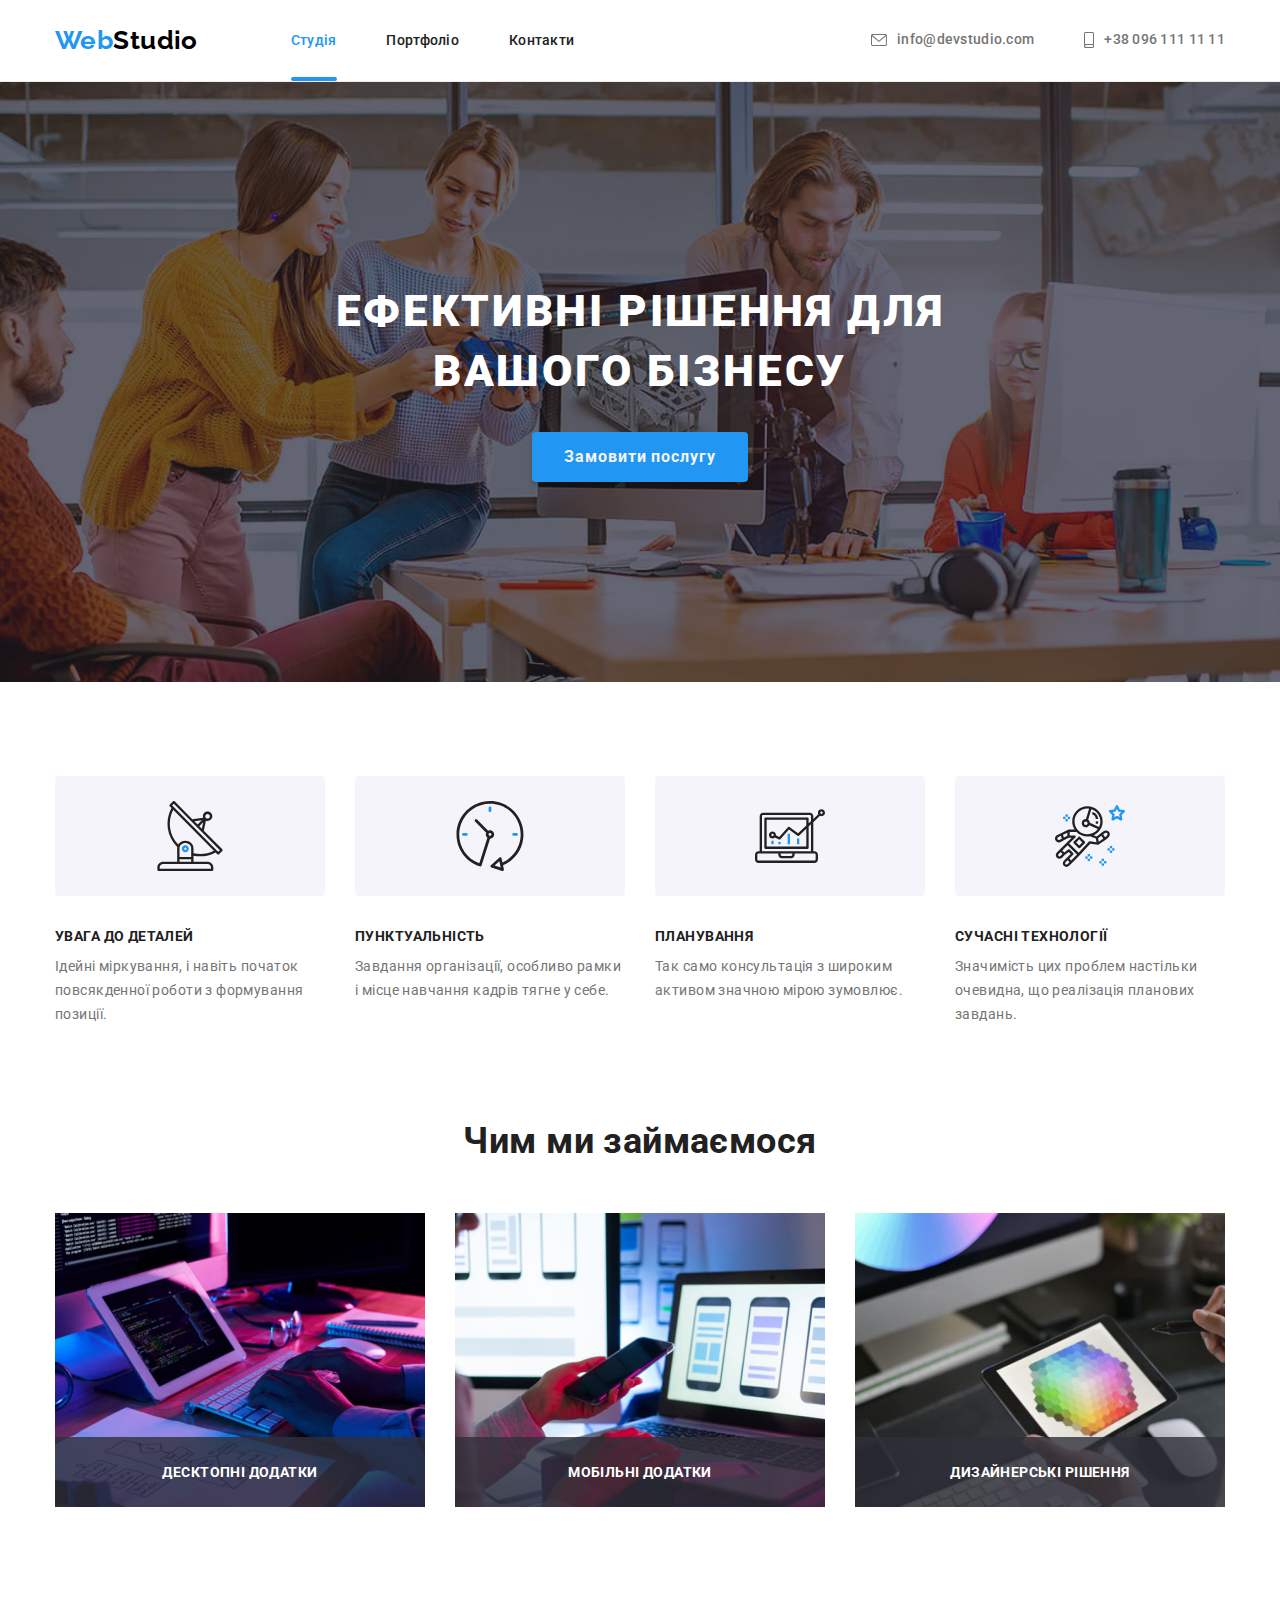
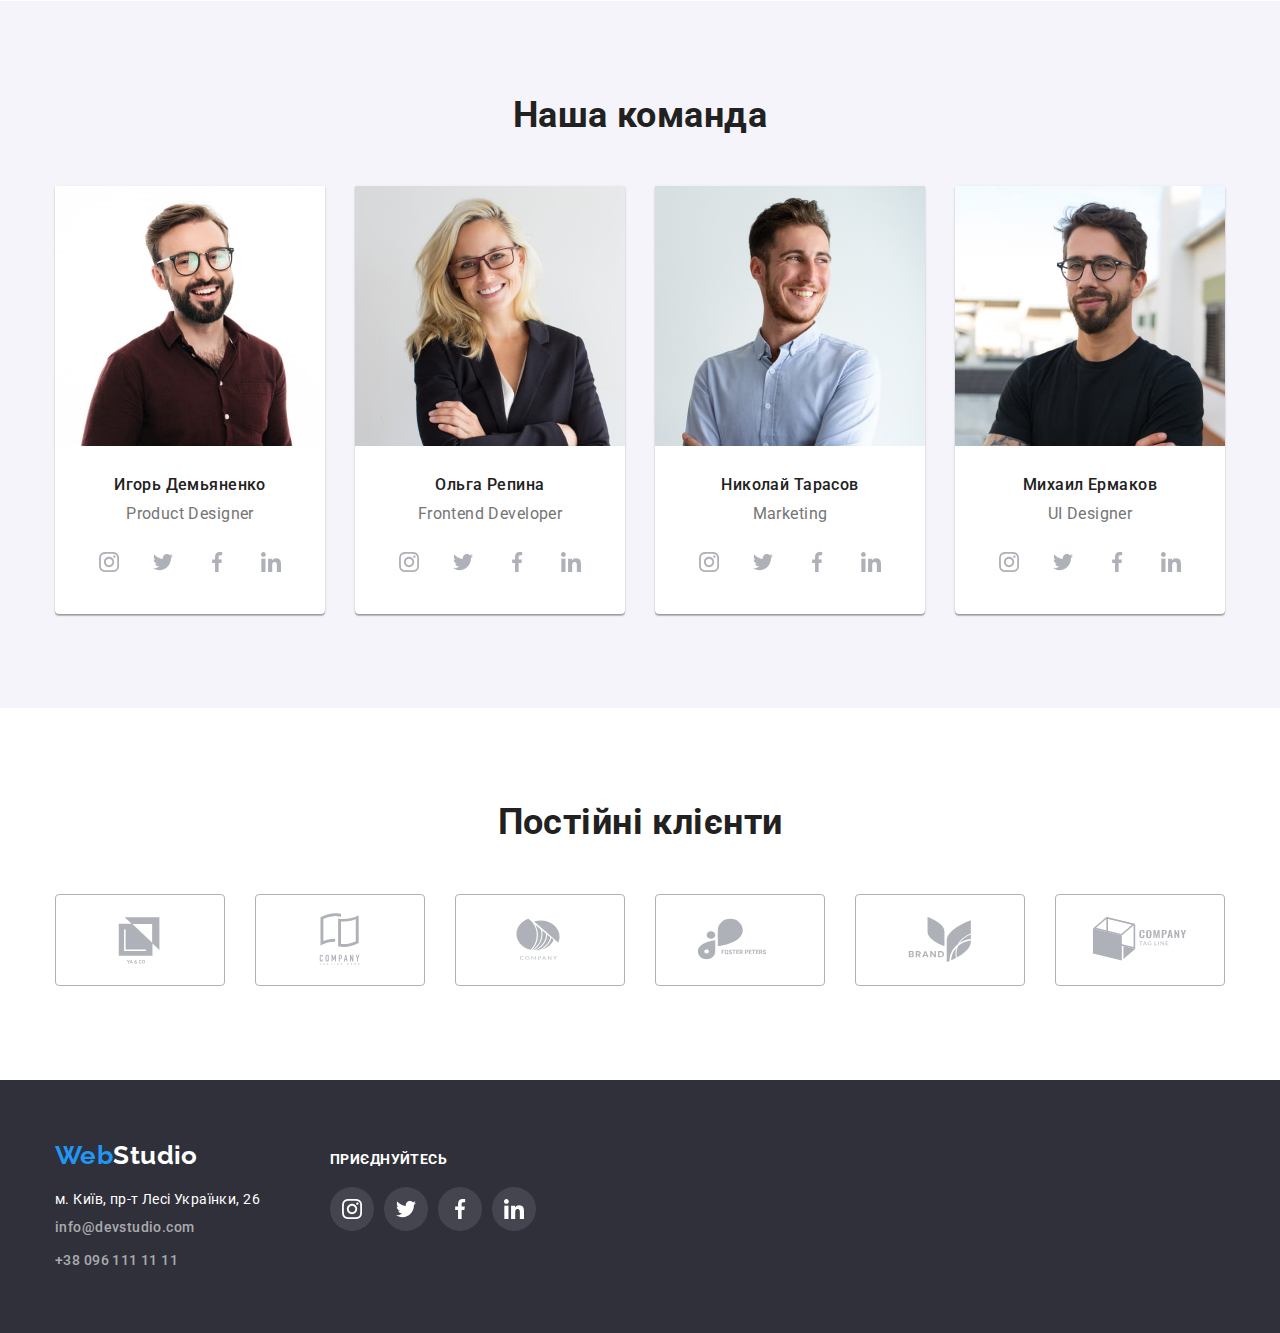
<file: index.html>
<!DOCTYPE html>
<html lang="uk">
  <head>
    <meta charset="UTF-8" />
    <meta http-equiv="X-UA-Compatible" content="IE=edge" />
    <meta name="viewport" content="width=device-width, initial-scale=1.0" />
    <title>WebStudio</title>
    <link
      rel="apple-touch-icon"
      sizes="180x180"
      href="./apple-touch-icon.png"
    />
    <link
      rel="icon"
      type="image/png"
      sizes="32x32"
      href="./favicon-32x32.png"
    />
    <link
      rel="icon"
      type="image/png"
      sizes="16x16"
      href="./favicon-16x16.png"
    />
    <link rel="manifest" href="/site.webmanifest" />
    <link rel="stylesheet" href="./css/modern-normalize.css" />
    <link rel="stylesheet" href="./css/styles.css" />
    <link rel="preconnect" href="https://fonts.googleapis.com" />
    <link rel="preconnect" href="https://fonts.gstatic.com" crossorigin />
    <link
      href="https://fonts.googleapis.com/css2?family=Raleway:wght@700&family=Roboto:wght@400;500;700;900&display=swap"
      rel="stylesheet"
    />
  </head>
  <body>
    <header class="header-section">
      <div class="header-container">
        <nav class="header-nav-site">
          <a class="main-logo" lang="en" href="./index.html"
            ><span class="logo-color">Web</span>Studio</a
          >
          <ul class="header-list nav-list list">
            <li class="nav-item">
              <a class="nav-link active" href="./index.html">Студія</a>
            </li>
            <li class="nav-item">
              <a class="nav-link" href="./portfolio.html">Портфоліо</a>
            </li>
            <li class="nav-item">
              <a class="nav-link" href="">Контакти</a>
            </li>
          </ul>
        </nav>
        <ul class="header-list contact-nav list">
          <li class="contact-item">
            <a class="contact-nav-link mail" href="mailto:info@devstudio.com">
              <svg class="mail-item" width="16" height="12">
                <use
                  class="mail-link"
                  href="./images/icons.svg#envelope"
                ></use></svg
              >info@devstudio.com</a
            >
          </li>
          <li class="contact-item">
            <a class="contact-nav-link tel" href="tel:+380961111111">
              <svg class="tel-item">
                <use
                  class="tel-link"
                  href="./images/icons.svg#smartphone"
                ></use></svg
              >+38 096 111 11 11</a
            >
          </li>
        </ul>
      </div>
    </header>
    <main>
      <section class="hero-section">
        <div class="container">
          <h1 class="text-transform hero">
            Ефективні рішення для вашого бізнесу
          </h1>
          <button data-modal-open class="hero-button" type="button">
            Замовити послугу
          </button>
        </div>
      </section>
      <section class="section">
        <div class="container">
          <h2 class="visually-hidden">Особливості</h2>
          <ul class="description-item list-whot-can list">
            <li class="description-list">
              <!-- <svg  class="description-icon">
                <use class="description-ico" href="./images/icons.svg#antenna" width="70px" height="70px"></use>
                </svg> -->
              <h3 class="text-title icon">Увага до деталей</h3>
              <p class="text-description">
                Ідейні міркування, і навіть початок повсякденної роботи з
                формування позиції.
              </p>
            </li>
            <li class="description-list">
              <!-- <svg class="description-icon">
                <use class="description-ico" href="./images/icons.svg#clock" width="70px" height="70px"></use>
                </svg> -->
              <h3 class="text-title">Пунктуальність</h3>
              <p class="text-description">
                Завдання організації, особливо рамки і місце навчання кадрів
                тягне у себе.
              </p>
            </li>
            <li class="description-list">
              <!-- <svg class="description-icon">
                <use class="description-ico" href="./images/icons.svg#diagram" width="70px" height="70px"></use>
                </svg> -->
              <h3 class="text-title">Планування</h3>
              <p class="text-description">
                Так само консультація з широким активом значною мірою зумовлює.
              </p>
            </li>
            <li class="description-list">
              <!-- <svg class="description-icon">
                <use class="description-ico" href="./images/icons.svg#astronaut" width="70px" height="70px"></use>
                </svg> -->
              <h3 class="text-title">Сучасні технології</h3>
              <p class="text-description">
                Значимість цих проблем настільки очевидна, що реалізація
                планових завдань.
              </p>
            </li>
          </ul>
        </div>
      </section>
      <section class="section section-workcom">
        <div class="container">
          <h2 class="title-workcom title">Чим ми займаємося</h2>
          <ul class="list-workcom list">
            <li class="workcom-list-item">
              <div class="workcom-thumb">
                <img
                  src="./images/about-programer.jpg"
                  alt="программист работает в офисе"
                  width="370"
                  height="294"
                />
                <p class="workcom-text">Десктопні додатки</p>
              </div>
            </li>
            <li class="workcom-list-item">
              <div class="workcom-thumb">
                <img
                  src="./images/about-ui-designers.jpg"
                  alt="веб-дизайнеры разрабатывают интерфейс для смартфонов"
                  width="370"
                  height="294"
                />
                <p class="workcom-text">Мобільні додатки</p>
              </div>
            </li>
            <li class="workcom-list-item">
              <div class="workcom-thumb">
                <img
                  src="./images/about-web-design.jpg"
                  alt="веб-дизайнер выбирает цвет"
                  width="370"
                  height="294"
                />
                <p class="workcom-text">Дизайнерські рішення</p>
              </div>
            </li>
          </ul>
        </div>
      </section>
      <section class="section section-command">
        <div class="container">
          <h2 class="title-workcom title">Наша команда</h2>
          <ul class="list-workcom list">
            <li class="workcom">
              <img
                src="./images/Igor-Demyanenko.jpg"
                alt="Игорь Демьяненко - Дизайнер продукта"
                width="270"
                height="260"
              />
              <div class="name-prof">
                <h3 class="name">Игорь Демьяненко</h3>
                <p class="prof" lang="en">Product Designer</p>
                <ul class="social-list">
                  <li class="social-list-items list">
                    <a href="http://instagram.com" class="social-list-link">
                      <svg class="social-list-icon">
                        <use href="./images/icons.svg#instagram"></use>
                      </svg>
                    </a>
                  </li>
                  <li class="social-list-items list">
                    <a href="http://twitter.com" class="social-list-link">
                      <svg class="social-list-icon">
                        <use href="./images/icons.svg#twitter"></use>
                      </svg>
                    </a>
                  </li>
                  <li class="social-list-items list">
                    <a href="http://facebook.com" class="social-list-link">
                      <svg class="social-list-icon">
                        <use href="./images/icons.svg#facebook"></use>
                      </svg>
                    </a>
                  </li>
                  <li class="social-list-items list">
                    <a href="http://linkedin.com" class="social-list-link">
                      <svg class="social-list-icon">
                        <use href="./images/icons.svg#linkedin"></use>
                      </svg>
                    </a>
                  </li>
                </ul>
              </div>
            </li>
            <li class="workcom">
              <img
                src="./images/Olga-Repina.jpg"
                alt="Ольга Репина - Фронтенд-разработчик"
                width="270"
                height="260"
              />
              <div class="name-prof">
                <h3 class="name">Ольга Репина</h3>
                <p class="prof" lang="en">Frontend Developer</p>
                <ul class="social-list">
                  <li class="social-list-items list">
                    <a href="http://instagram.com" class="social-list-link">
                      <svg class="social-list-icon">
                        <use href="./images/icons.svg#instagram"></use>
                      </svg>
                    </a>
                  </li>
                  <li class="social-list-items list">
                    <a href="http://twitter.com" class="social-list-link">
                      <svg class="social-list-icon">
                        <use href="./images/icons.svg#twitter"></use>
                      </svg>
                    </a>
                  </li>
                  <li class="social-list-items list">
                    <a href="http://facebook.com" class="social-list-link">
                      <svg class="social-list-icon">
                        <use href="./images/icons.svg#facebook"></use>
                      </svg>
                    </a>
                  </li>
                  <li class="social-list-items list">
                    <a href="http://linkedin.com" class="social-list-link">
                      <svg class="social-list-icon">
                        <use href="./images/icons.svg#linkedin"></use>
                      </svg>
                    </a>
                  </li>
                </ul>
              </div>
            </li>
            <li class="workcom">
              <img
                src="./images/Nikolai-Tarasov.jpg"
                alt="Николай Тарасов - Маркетинг"
                width="270"
                height="260"
              />
              <div class="name-prof">
                <h3 class="name">Николай Тарасов</h3>
                <p class="prof" lang="en">Marketing</p>
                <ul class="social-list">
                  <li class="social-list-items list">
                    <a href="http://instagram.com" class="social-list-link">
                      <svg class="social-list-icon">
                        <use href="./images/icons.svg#instagram"></use>
                      </svg>
                    </a>
                  </li>
                  <li class="social-list-items list">
                    <a href="http://twitter.com" class="social-list-link">
                      <svg class="social-list-icon">
                        <use href="./images/icons.svg#twitter"></use>
                      </svg>
                    </a>
                  </li>
                  <li class="social-list-items list">
                    <a href="http://facebook.com" class="social-list-link">
                      <svg class="social-list-icon">
                        <use href="./images/icons.svg#facebook"></use>
                      </svg>
                    </a>
                  </li>
                  <li class="social-list-items list">
                    <a href="http://linkedin.com" class="social-list-link">
                      <svg class="social-list-icon">
                        <use href="./images/icons.svg#linkedin"></use>
                      </svg>
                    </a>
                  </li>
                </ul>
              </div>
            </li>
            <li class="workcom">
              <img
                src="./images/Mikhail-Ermakov.jpg"
                alt="Михаил Ермаков - Дизайнер пользовательского интерфейса "
                width="270"
                height="260"
              />
              <div class="name-prof">
                <h3 class="name">Михаил Ермаков</h3>
                <p class="prof" lang="en">UI Designer</p>
                <ul class="social-list">
                  <li class="social-list-items list">
                    <a href="http://instagram.com" class="social-list-link">
                      <svg class="social-list-icon">
                        <use href="./images/icons.svg#instagram"></use>
                      </svg>
                    </a>
                  </li>
                  <li class="social-list-items list">
                    <a href="http://twitter.com" class="social-list-link">
                      <svg class="social-list-icon">
                        <use href="./images/icons.svg#twitter"></use>
                      </svg>
                    </a>
                  </li>
                  <li class="social-list-items list">
                    <a href="http://facebook.com" class="social-list-link">
                      <svg class="social-list-icon">
                        <use href="./images/icons.svg#facebook"></use>
                      </svg>
                    </a>
                  </li>
                  <li class="social-list-items list">
                    <a href="http://linkedin.com" class="social-list-link">
                      <svg class="social-list-icon">
                        <use href="./images/icons.svg#linkedin"></use>
                      </svg>
                    </a>
                  </li>
                </ul>
              </div>
            </li>
          </ul>
        </div>
      </section>
      <section class="section clients">
        <div class="container">
          <h2 class="clients-text title">Постійні клієнти</h2>
          <ul class="clients-list list">
            <li class="clients-item">
              <a href="#" class="clients-link">
                <svg class="clients-icon" width="106" height="60">
                  <use href="./images/icons.svg#company-1"></use>
                </svg>
              </a>
            </li>
            <li class="clients-item">
              <a href="#" class="clients-link">
                <svg class="clients-icon" width="106" height="60">
                  <use href="./images/icons.svg#company-2"></use>
                </svg>
              </a>
            </li>
            <li class="clients-item">
              <a href="#" class="clients-link">
                <svg class="clients-icon" width="106" height="60">
                  <use href="./images/icons.svg#company-3"></use>
                </svg>
              </a>
            </li>
            <li class="clients-item">
              <a href="#" class="clients-link">
                <svg class="clients-icon" width="106" height="60">
                  <use href="./images/icons.svg#company-4"></use>
                </svg>
              </a>
            </li>
            <li class="clients-item">
              <a href="#" class="clients-link">
                <svg class="clients-icon" width="106" height="60">
                  <use href="./images/icons.svg#company-5"></use>
                </svg>
              </a>
            </li>
            <li class="clients-item">
              <a href="#" class="clients-link">
                <svg class="clients-icon" width="106" height="60">
                  <use href="./images/icons.svg#company-6"></use>
                </svg>
              </a>
            </li>
          </ul>
        </div>
      </section>
    </main>
    <footer class="footer-section">
      <div class="container footer-container">
        <div class="footer-contact">
          <a class="footer-logo" lang="en" href="./index.html"
            ><span class="logo-color">Web</span>Studio</a
          >
          <address class="contact">
            <ul class="list">
              <li class="footer-contact-item">
                <a
                  class="gps-footer-link"
                  href="https://goo.gl/maps/VRm5s5utbLu2678L6"
                  target="_blank"
                  rel="noopener nofollow noreferrer"
                  >м. Київ, пр-т Лесі Українки, 26</a
                >
              </li>
              <li class="footer-contact-item">
                <a class="contact-footer-link" href="mailto:info@devstudio.com"
                  >info@devstudio.com</a
                >
              </li>
              <li class="footer-contact-item">
                <a class="contact-footer-link" href="tel:+380961111111"
                  >+38 096 111 11 11</a
                >
              </li>
            </ul>
          </address>
        </div>
        <div class="footer-conect">
          <p class="footer-conect-title">приєднуйтесь</p>
          <ul class="footer-social-list list">
            <li class="social-list-items list">
              <a href="http://instagram.com" class="footer-social-list-link">
                <svg class="social-list-icon">
                  <use href="./images/icons.svg#instagram"></use>
                </svg>
              </a>
            </li>
            <li class="social-list-items list">
              <a href="http://twitter.com" class="footer-social-list-link">
                <svg class="social-list-icon">
                  <use href="./images/icons.svg#twitter"></use>
                </svg>
              </a>
            </li>
            <li class="social-list-items list">
              <a href="http://facebook.com" class="footer-social-list-link">
                <svg class="social-list-icon">
                  <use href="./images/icons.svg#facebook"></use>
                </svg>
              </a>
            </li>
            <li class="social-lits-items list">
              <a href="http://linkedin.com" class="footer-social-list-link">
                <svg class="social-list-icon">
                  <use href="./images/icons.svg#linkedin"></use>
                </svg>
              </a>
            </li>
          </ul>
        </div>
      </div>
    </footer>
    <div class="backdrop is-hidden" data-modal>
      <div class="modal">
        <button class="modal-close-button" data-modal-close>
          <svg class="modal-close-icon" width="18" height="18">
            <use href="./images/icons.svg#close"></use>
          </svg>
        </button>
      </div>
    </div>
    <script src="./js/modal.js"></script>
  </body>
</html>
</file>
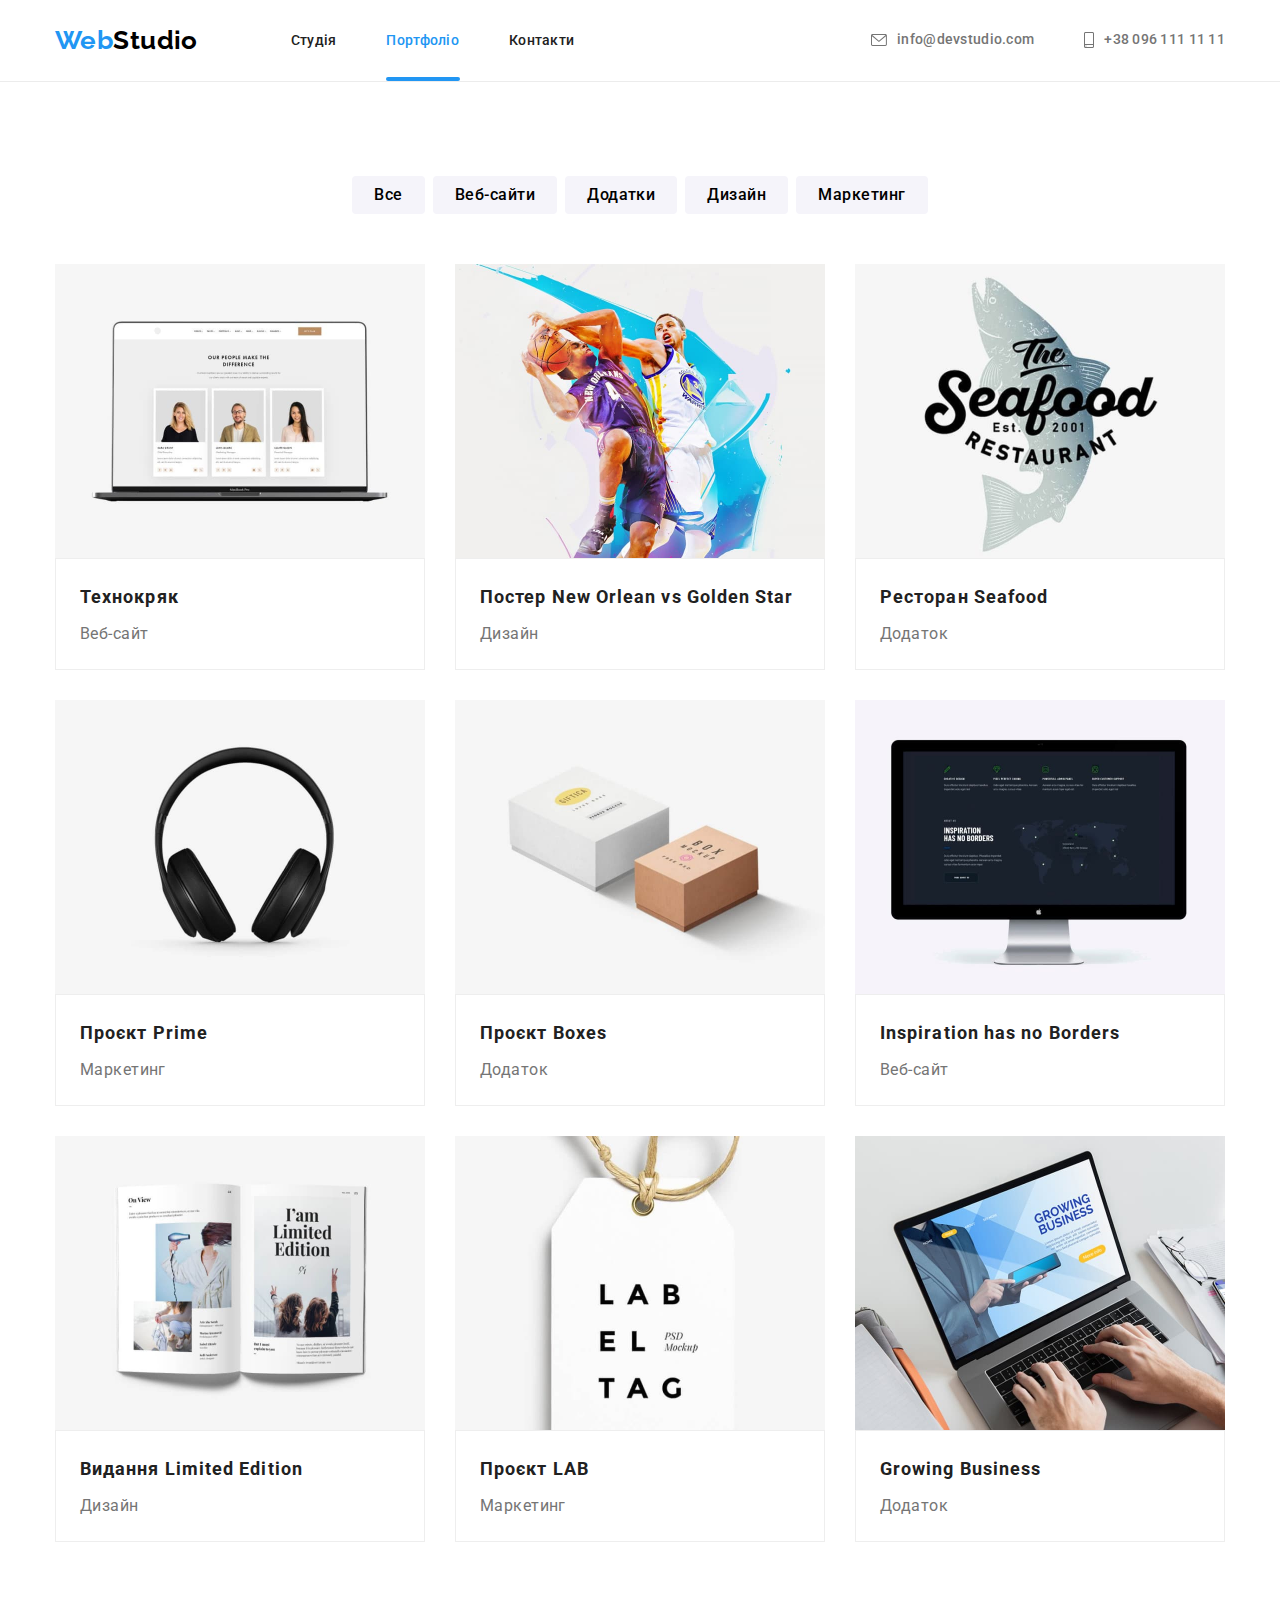
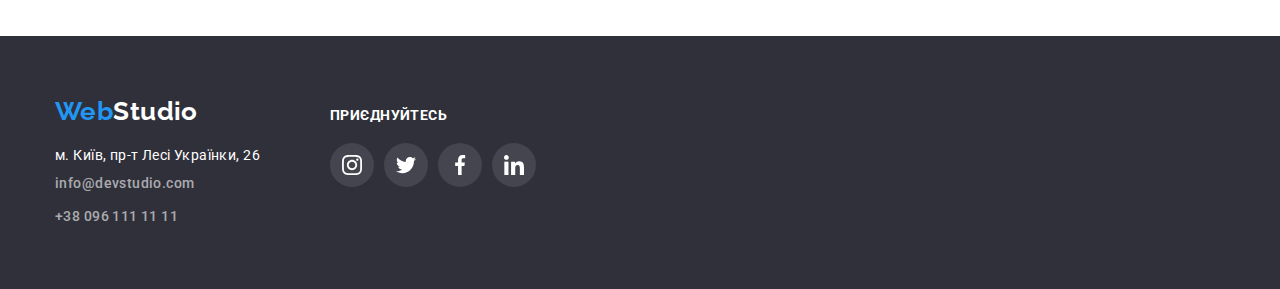
<file: portfolio.html>
<!DOCTYPE html>
<html lang="uk">
  <head>
    <meta charset="UTF-8" />
    <meta http-equiv="X-UA-Compatible" content="IE=edge" />
    <meta name="viewport" content="width=device-width, initial-scale=1.0" />
    <title>WebStudio</title>
    <link
      rel="apple-touch-icon"
      sizes="180x180"
      href="./apple-touch-icon.png"
    />
    <link
      rel="icon"
      type="image/png"
      sizes="32x32"
      href="./favicon-32x32.png"
    />
    <link
      rel="icon"
      type="image/png"
      sizes="16x16"
      href="./favicon-16x16.png"
    />
    <link rel="manifest" href="/site.webmanifest" />
    <link rel="stylesheet" href="./css/modern-normalize.css" />
    <link rel="stylesheet" href="./css/styles.css" />
    <link rel="preconnect" href="https://fonts.googleapis.com" />
    <link rel="preconnect" href="https://fonts.gstatic.com" crossorigin />
    <link
      href="https://fonts.googleapis.com/css2?family=Raleway:wght@700&family=Roboto:wght@400;500;700;900&display=swap"
      rel="stylesheet"
    />
  </head>
  <body class="body-font">
    <header class="header-section">
      <div class="header-container">
        <nav class="header-nav-site">
          <a class="main-logo" lang="en" href="./index.html"
            ><span class="logo-color">Web</span>Studio</a
          >
          <ul class="header-list nav-list list">
            <li class="nav-item">
              <a class="nav-link" href="./index.html">Студія</a>
            </li>
            <li class="nav-item">
              <a class="nav-link active" href="./portfolio.html">Портфоліо</a>
            </li>
            <li class="nav-item">
              <a class="nav-link" href="">Контакти</a>
            </li>
          </ul>
        </nav>
        <ul class="header-list contact-nav list">
          <li class="contact-item">
            <a class="contact-nav-link mail" href="mailto:info@devstudio.com">
              <svg class="mail-item">
                <use
                  class="mail-link"
                  href="./images/icons.svg#envelope"
                ></use></svg
              >info@devstudio.com</a
            >
          </li>
          <li class="contact-item">
            <a class="contact-nav-link tel" href="tel:+380961111111">
              <svg class="tel-item">
                <use
                  class="tel-link"
                  href="./images/icons.svg#smartphone"
                ></use></svg
              >+38 096 111 11 11</a
            >
          </li>
        </ul>
      </div>
    </header>
    <main>
      <section class="section">
        <div class="container">
          <!-- <section class="section-filter"> -->
          <h1 class="visually-hidden">Портфоліо</h1>
          <ul class="list-buttons list">
            <li><button class="button">Все</button></li>
            <li><button class="button">Веб-сайти</button></li>
            <li><button class="button">Додатки</button></li>
            <li><button class="button">Дизайн</button></li>
            <li><button class="button">Маркетинг</button></li>
          </ul>
          <!-- </section> -->
          <!-- <section class="section-work"> -->
          <h2 class="visually-hidden">Проекти</h2>
          <ul class="list-work list">
            <li class="portfolio-item">
              <a class="portfolio" href="">
                <div class="portfolio-wrapper">
                  <img
                    src="./images/portfolio1.jpg"
                    alt="веб страница"
                    width="370"
                  />
                  <p class="portfolio-overlay">
                    Ресурс пропонує комплексні пропозиції з різним рівнем
                    функціоналу та сервісів. Все це дозволить відвідувачу
                    отримати вичерпні відомості про компанію чи приватну особу.
                  </p>
                </div>
                <div class="portfolio-content">
                  <h3 class="portfolio-title">Технокряк</h3>
                  <p class="portfolio-name">Веб-сайт</p>
                </div>
              </a>
            </li>
            <li class="portfolio-item">
              <a class="portfolio" href="">
                <div class="portfolio-wrapper">
                  <img
                    src="./images/portfolio2.jpg"
                    alt="двое играют баскетбол"
                    width="370"
                  />
                  <p class="portfolio-overlay">
                    Ресурс пропонує комплексні пропозиції з різним рівнем
                    функціоналу та сервісів. Все це дозволить відвідувачу
                    отримати вичерпні відомості про компанію чи приватну особу.
                  </p>
                </div>
                <div class="portfolio-content">
                  <h3 class="portfolio-title">
                    Постер New Orlean vs Golden Star
                  </h3>
                  <p class="portfolio-name">Дизайн</p>
                </div>
              </a>
            </li>
            <li class="portfolio-item">
              <a class="portfolio" href="">
                <div class="portfolio-wrapper">
                  <img
                    src="./images/portfolio3.jpg"
                    alt="рыбной ресторан"
                    width="370"
                  />
                  <p class="portfolio-overlay">
                    Ресурс пропонує комплексні пропозиції з різним рівнем
                    функціоналу та сервісів. Все це дозволить відвідувачу
                    отримати вичерпні відомості про компанію чи приватну особу.
                  </p>
                </div>
                <div class="portfolio-content">
                  <h3 class="portfolio-title">Ресторан Seafood</h3>
                  <p class="portfolio-name">Додаток</p>
                </div></a
              >
            </li>
            <li class="portfolio-item">
              <a class="portfolio" href="">
                <div class="portfolio-wrapper">
                  <img
                    src="./images/portfolio4.jpg"
                    alt="наушники"
                    width="370"
                  />
                  <p class="portfolio-overlay">
                    Ресурс пропонує комплексні пропозиції з різним рівнем
                    функціоналу та сервісів. Все це дозволить відвідувачу
                    отримати вичерпні відомості про компанію чи приватну особу.
                  </p>
                </div>
                <div class="portfolio-content">
                  <h3 class="portfolio-title">Проєкт Prime</h3>
                  <p class="portfolio-name">Маркетинг</p>
                </div></a
              >
            </li>
            <li class="portfolio-item">
              <a class="portfolio" href="">
                <div class="portfolio-wrapper">
                  <img
                    src="./images/portfolio5.jpg"
                    alt="две картонные коробки"
                    width="370"
                  />
                  <p class="portfolio-overlay">
                    Ресурс пропонує комплексні пропозиції з різним рівнем
                    функціоналу та сервісів. Все це дозволить відвідувачу
                    отримати вичерпні відомості про компанію чи приватну особу.
                  </p>
                </div>
                <div class="portfolio-content">
                  <h3 class="portfolio-title">Проєкт Boxes</h3>
                  <p class="portfolio-name">Додаток</p>
                </div></a
              >
            </li>
            <li class="portfolio-item">
              <a class="portfolio" href="">
                <div class="portfolio-wrapper">
                  <img
                    src="./images/portfolio6.jpg"
                    alt="моноблочный компьютер"
                    width="370"
                  />
                  <p class="portfolio-overlay">
                    Ресурс пропонує комплексні пропозиції з різним рівнем
                    функціоналу та сервісів. Все це дозволить відвідувачу
                    отримати вичерпні відомості про компанію чи приватну особу.
                  </p>
                </div>
                <div class="portfolio-content">
                  <h3 class="portfolio-title">Inspiration has no Borders</h3>
                  <p class="portfolio-name">Веб-сайт</p>
                </div></a
              >
            </li>
            <li class="portfolio-item">
              <a class="portfolio" href="">
                <div class="portfolio-wrapper">
                  <img src="./images/portfolio7.jpg" alt="журнал" width="370" />
                  <p class="portfolio-overlay">
                    Ресурс пропонує комплексні пропозиції з різним рівнем
                    функціоналу та сервісів. Все це дозволить відвідувачу
                    отримати вичерпні відомості про компанію чи приватну особу.
                  </p>
                </div>
                <div class="portfolio-content">
                  <h3 class="portfolio-title">Видання Limited Edition</h3>
                  <p class="portfolio-name">Дизайн</p>
                </div></a
              >
            </li>
            <li class="portfolio-item">
              <a class="portfolio" href="">
                <div class="portfolio-wrapper">
                  <img src="./images/portfolio8.jpg" alt="ярлык" width="370" />
                  <p class="portfolio-overlay">
                    Ресурс пропонує комплексні пропозиції з різним рівнем
                    функціоналу та сервісів. Все це дозволить відвідувачу
                    отримати вичерпні відомості про компанію чи приватну особу.
                  </p>
                </div>
                <div class="portfolio-content">
                  <h3 class="portfolio-title">Проєкт LAB</h3>
                  <p class="portfolio-name">Маркетинг</p>
                </div></a
              >
            </li>
            <li class="portfolio-item">
              <a class="portfolio" href="">
                <div class="portfolio-wrapper">
                  <img
                    src="./images/portfolio9.jpg"
                    alt="печатаете на ноутбуке"
                    width="370"
                  />
                  <p class="portfolio-overlay">
                    Ресурс пропонує комплексні пропозиції з різним рівнем
                    функціоналу та сервісів. Все це дозволить відвідувачу
                    отримати вичерпні відомості про компанію чи приватну особу.
                  </p>
                </div>
                <div class="portfolio-content">
                  <h3 class="portfolio-title">Growing Business</h3>
                  <p class="portfolio-name">Додаток</p>
                </div></a
              >
            </li>
          </ul>
        </div>
      </section>
    </main>
    <footer class="footer-section">
      <div class="container footer-container">
        <div class="footer-contact">
          <a class="footer-logo" lang="en" href="./index.html"
            ><span class="logo-color">Web</span>Studio</a
          >
          <address class="contact">
            <ul class="list">
              <li class="footer-contact-item">
                <a
                  class="gps-footer-link"
                  href="https://goo.gl/maps/VRm5s5utbLu2678L6"
                  target="_blank"
                  rel="noopener nofollow noreferrer"
                  >м. Київ, пр-т Лесі Українки, 26</a
                >
              </li>
              <li class="footer-contact-item">
                <a class="contact-footer-link" href="mailto:info@devstudio.com"
                  >info@devstudio.com</a
                >
              </li>
              <li class="footer-contact-item">
                <a class="contact-footer-link" href="tel:+380961111111"
                  >+38 096 111 11 11</a
                >
              </li>
            </ul>
          </address>
        </div>
        <div class="footer-conect">
          <p class="footer-conect-title">приєднуйтесь</p>
          <ul class="footer-social-list list">
            <li class="social-list-items list">
              <a href="http://instagram.com" class="footer-social-list-link">
                <svg class="social-list-icon">
                  <use href="./images/icons.svg#instagram"></use>
                </svg>
              </a>
            </li>
            <li class="social-list-items list">
              <a href="http://twitter.com" class="footer-social-list-link">
                <svg class="social-list-icon">
                  <use href="./images/icons.svg#twitter"></use>
                </svg>
              </a>
            </li>
            <li class="social-list-items list">
              <a href="http://facebook.com" class="footer-social-list-link">
                <svg class="social-list-icon">
                  <use href="./images/icons.svg#facebook"></use>
                </svg>
              </a>
            </li>
            <li class="social-lits-items list">
              <a href="http://linkedin.com" class="footer-social-list-link">
                <svg class="social-list-icon">
                  <use href="./images/icons.svg#linkedin"></use>
                </svg>
              </a>
            </li>
          </ul>
        </div>
      </div>
    </footer>
  </body>
</html>
</file>
<file: css/styles.css>
:root {
  /*Fonts*/
  --main-font-family: "Roboto", sans-serif;

  /*Colors*/
  --main-dark-color: #000;
  --main-light-color: #fff;
  --current-color: #2196f3;
  --main-color: #757575;
  --secondary-color: #212121;
  --background-dark-color: #2f303a;
  --background-light-color: #e5e5e5;
  --backgronud-button-color: #f5f4fa;
  --button-hero-hover-color: #188ce8;
  --header-border-color: #ececec;
  --social-icon-color: #afb1b8;
  --transition-color-link-func: color 250ms cubic-bezier(0.4, 0, 0.2, 1);
  --transition-background-color-func: background-color 250ms
    cubic-bezier(0.4, 0, 0.2, 1);
  --transition-box-shadow-func: box-shadow 250ms cubic-bezier(0.4, 0, 0.2, 1);
  --transition-border-color-funk: border-color 250ms
    cubic-bezier(0.4, 0, 0.2, 1);
  --box-shadow-color: rgba(0, 0, 0, 0.15);
  --box-shadow-modal: 0px 1px 3px rgba(0, 0, 0, 0.12),
    0px 1px 1px rgba(0, 0, 0, 0.14), 0px 2px 1px rgba(0, 0, 0, 0.2);
  --box-shadow-button: 0px 3px 1px rgba(0, 0, 0, 0.1),
    0px 1px 2px rgba(0, 0, 0, 0.08), 0px 2px 2px rgba(0, 0, 0, 0.12);
}

body {
  font-family: var(--main-font-family);
  font-size: 14px;
  letter-spacing: 0.03em;
  color: var(--main-color);
  background-color: var(--main-light-color);
}

h1,
h2,
h3,
h4,
h5,
h6,
p {
  margin: 0;
}

img {
  display: block;
  max-width: 100%;
  height: auto;
}

address {
  font-style: normal;
}

.list {
  list-style: none;
  padding-left: 0;
  margin: 0;
}

a {
  text-decoration: none;
  color: inherit;
}

.container {
  width: 1200px;
  padding-left: 15px;
  padding-right: 15px;
  margin: 0 auto;
}

.section {
  padding-top: 94px;
  padding-bottom: 94px;
}

h1 {
  color: var(--main-light-color);
  font-weight: 900;
  font-size: 44px;
  line-height: 1.36;
}

button {
  padding: 6px 22px;
  font-weight: 500;
  font-size: 16px;
  line-height: 1.62;
  letter-spacing: 0.03em;
  border: none;
  background-color: var(--backgronud-button-color);
  border-radius: 4px;
  cursor: pointer;
  transition: var(--transition-background-color-func),
    var(--transition-color-link-func), var(--transition-box-shadow-func);
}

.button:hover,
.button:focus {
  color: var(--main-light-color);
  background-color: var(--current-color);
  box-shadow: var(--box-shadow-button);
}

.header-container {
  display: flex;
  /* flex-direction: row; */
  /* text-align: center; */
  /* align-items: baseline; */
  width: 1200px;
  padding-left: 15px;
  padding-right: 15px;
  margin: 0 auto;
}

.nav-link {
  font-weight: 500;
  line-height: 1.14;
  letter-spacing: 0.02em;
  color: var(--secondary-color);
  transition: var(--transition-color-link-func);
}

.nav-item + .nav-item {
  margin-left: 50px;
}

.nav-link:hover,
.nav-link:focus {
  color: var(--current-color);
}

.active {
  color: var(--current-color);
}

.active::after {
  display: block;
  content: "";
  width: 101%;
  height: 4px;
  border-radius: 2px;
  margin-top: 28px;
  background-color: var(--current-color);
}

.contact-nav-link {
  display: flex;
  align-items: center;
  font-weight: 500;
  line-height: 1.14;
  letter-spacing: 0.02em;
  color: var(--main-color);
  transition: var(--transition-color-link-func);
}

.contact-nav-link:hover,
.contact-nav-link:focus {
  color: var(--current-color);
}

.mail-item {
  fill: currentColor;
  width: 16px;
  height: 12px;
  margin-right: 10px;
}

.tel-item {
  fill: currentColor;
  width: 10px;
  height: 16px;
  margin-right: 10px;
}

.contact-footer-link {
  font-weight: 500;
  line-height: 1.71;
  color: rgba(255, 255, 255, 0.6);
  transition: var(--transition-color-link-func);
}

.contact-footer-link:hover,
.contact-footer-link:focus {
  color: var(--current-color);
  fill: var(--current-color);
}

.header-nav-site {
  margin-right: auto;
  display: flex;
  align-items: center;
}

.contact-nav {
  display: flex;
  flex-direction: row;
}

.main-logo {
  color: var(--main-dark-color);
  font-family: "Raleway";
  font-style: normal;
  font-size: 26px;
  font-weight: 700;
  line-height: 1.19;
  text-align: center;
  padding: 0;
  margin-right: 93px;
}

.contact-item + .contact-item {
  margin-left: 50px;
}

.footer-logo {
  font-family: "Raleway";
  font-style: normal;
  font-weight: 700;
  font-size: 26px;
  line-height: 1.19;
  color: var(--main-light-color);
  display: block;
  margin-bottom: 20px;
}

.footer-contact-item {
  display: block;
}

.footer-contact-item:not(:last-child) {
  margin-bottom: 9px;
}

.logo-color {
  color: var(--current-color);
  text-align: center;
  padding: 0;
}

.portfolio-item {
  width: 370px;
}

.hero-button {
  min-width: 200px;
  font-weight: 700;
  line-height: 1.88;
  letter-spacing: 0.06em;
  padding: 10px 32px;
  color: var(--backgronud-button-color);
  background-color: var(--current-color);
  box-shadow: 0px 4px 4px var(--box-shadow-color);
  outline: 0;
  transition: var(--transition-background-color-func),
    var(--transition-color-link-func);
}

.hero-button:hover,
.hero-button:focus {
  color: var(--main-dark-color);
  background-color: var(--button-hero-hover-color);
}

.header-list {
  display: flex;
  /* align-items: baseline; */
  /* justify-content: center; */
  padding-top: 32px;
}

.description-item {
  display: flex;
  /* align-items: center;
  justify-content: center; */
  gap: 30px;
  /* width: 270px;
  height: 120px; */
  /* background-color: #f5f4fa; */
  /* margin-bottom: 30px; */
}

.list-workcom {
  display: flex;
  gap: 30px;
}

.list-work {
  display: flex;
  flex-wrap: wrap;
  gap: 30px;
  /* margin: 0;
  padding: 0;
  
  background-color: var(--main-light-color); */
}

.gps-footer-link {
  display: block;
  margin-bottom: 9px;
  color: var(--main-light-color);
  transition: var(--transition-color-link-func);
}

.gps-footer-link:hover,
.gps-footer-link:focus {
  color: var(--current-color);
}

.text-title {
  display: block;
  font-weight: 700;
  font-size: 14px;
  line-height: 1.14;
  text-transform: uppercase;
  color: var(--secondary-color);
  margin-bottom: 10px;
}

.text-description {
  display: block;
  font-weight: 400;
  font-size: 14px;
  line-height: 1.71;
  color: var(--main-color);
}

.description-list::before {
  margin-bottom: 30px;
  display: inline-block;
  content: "";
  width: 270px;
  height: 120px;
  background-color: var(--backgronud-button-color);
  background-repeat: no-repeat;
  background-position: center center;
  border-radius: 4px;
}

.description-list:nth-child(1):before {
  content: "";
  background-image: url(../images/antenna.svg);
}

.description-list:nth-child(2):before {
  content: "";
  background-image: url(../images/clock.svg);
}

.description-list:nth-child(3):before {
  content: "";
  background-image: url(../images/diagram.svg);
}
.description-list:nth-child(4):before {
  content: "";
  background-image: url(../images/astronaut.svg);
}

.text-transform {
  text-transform: uppercase;
}

.title-workcom {
  font-weight: 700;
  font-size: 36px;
  line-height: 1.16;
  color: var(--secondary-color);
  text-align: center;
}

.hero {
  width: 696px;
  margin: 0 auto;
  margin-bottom: 30px;
  font-weight: 900;
  font-size: 44px;
  line-height: 1.36;
  letter-spacing: 0.06em;
  text-align: center;
}

.hero-section {
  padding-top: 200px;
  padding-bottom: 200px;
  background-color: var(--background-dark-color);
  text-align: center;
  background-color: #c4c4c4;
  background-image: linear-gradient(
      rgba(47, 48, 58, 0.4),
      rgba(47, 48, 58, 0.4)
    ),
    url(../images/hero-img.jpg);
  background-position: center;
  background-repeat: no-repeat;
  /* background-clip: padding-box; */
  background-size: cover;
  max-width: 1600px;
  height: 600px;
  margin: 0 auto;
}

.header-section {
  border-bottom: 1px solid var(--header-border-color);
}

.section-workcom {
  padding-top: 0px;
}

.list-buttons {
  margin-top: 0;
  margin-left: auto;
  margin-right: auto;
  padding: 0;
  margin-bottom: 50px;
  gap: 8px;
  display: flex;
  justify-content: center;
}

.description-icon {
  display: flex;
  width: 270px;
  height: 120px;
  align-items: center;
  justify-content: center;
  background-color: var(--backgronud-button-color);
  border-radius: 4px;
  margin-bottom: 30px;
}

.section-work {
  background-color: var(--main-light-color);
}

.section-command {
  background-color: var(--backgronud-button-color);
}

.footer-section {
  /* display: flex; */
  padding: 60px 0;
  background-color: var(--background-dark-color);
}

.name {
  margin-bottom: 10px;
  font-weight: 500;
  font-size: 16px;
  line-height: 1.18;
  color: var(--secondary-color);
}

.prof {
  font-weight: 400;
  font-size: 16px;
  line-height: 1.18;
  color: var(--main-color);
  margin-bottom: 16px;
}

.name-prof {
  padding-top: 30px;
  padding-bottom: 30px;
  text-align: center;
}

.social-list {
  display: flex;
  justify-content: center;
  gap: 10px;
  padding-left: 0;
}

.social-list-icon {
  width: 20px;
  height: 20px;
  fill: currentColor;
}

.social-list-link {
  display: flex;
  align-items: center;
  justify-content: center;
  width: 44px;
  height: 44px;
  border-radius: 50%;
  color: var(--social-icon-color);
  transition: var(--transition-background-color-func),
    var(--transition-color-link-func);
}

.social-list-link:hover,
.social-list-link:focus,
.footer-social-list-link:hover,
.footer-social-list-link:focus {
  color: var(--main-light-color);
  background-color: var(--current-color);
}

.visually-hidden {
  position: absolute;
  width: 1px;
  height: 1px;
  margin: -1px;
  border: 0;
  padding: 0;

  white-space: nowrap;
  clip-path: inset(100%);
  clip: rect(0 0 0 0);
  overflow: hidden;
}

.portfolio {
  display: block;
  /* border: 1px solid rgba(238, 238, 238, 1); */
  transition: var(--transition-box-shadow-func);
}

.portfolio:hover,
.portfolio:focus {
  box-shadow: 0px 1px 1px rgba(0, 0, 0, 0.12), 0px 4px 4px rgba(0, 0, 0, 0.06),
    1px 4px 6px rgba(0, 0, 0, 0.16);
}

.portfolio-content {
  padding: 20px 24px;
  border: 1px solid rgba(238, 238, 238, 1);
}

.portfolio-title {
  margin-bottom: 4px;
  font-weight: 700;
  font-size: 18px;
  letter-spacing: 0.06em;
  line-height: 2;
  color: var(--secondary-color);
}

.portfolio-name {
  font-weight: 400;
  font-size: 16px;
  line-height: 1.88;
  color: var(--main-color);
}
.portfolio-overlay {
  display: flex;
  align-items: center;
  position: absolute;
  left: 0%;
  top: 0%;
  overflow-y: auto;
  transform: translate(0, 101%);
  transition: transform 250ms linear;
  width: 100%;
  height: 100%;
  background-color: #2196f3e5;
  font-weight: 400;
  font-size: 18px;
  letter-spacing: 0.03em;
  color: #ffffff;
  padding: 24px;
  opacity: 1;
  padding-top: 24px;
  padding-left: 24px;
  padding-right: 24px;
  padding-bottom: 24px;
}
.portfolio:hover .portfolio-overlay,
.portfolio:focus .portfolio-overlay {
  transform: translate(0, 0);
}

.portfolio-wrapper {
  position: relative;
  overflow: hidden;
}

.contact {
  font-style: normal;
}

.title {
  font-weight: 700;
  font-size: 36px;
  line-height: 1.16;
  color: var(--secondary-color);
  text-align: center;
  margin-bottom: 50px;
}

.workcom {
  width: 270px;
  background: #ffffff;

  box-shadow: var(--box-shadow-modal);
  border-radius: 0px 0px 4px 4px;
}

/* .footer-conect {
  display: block;
} */

.footer-conect-title {
  text-transform: uppercase;
  color: var(--main-light-color);
  font-weight: 700;
  letter-spacing: 0.03em;
}

.footer-social-list {
  display: flex;
  gap: 10px;
  padding: 0;
  margin-top: 20px;
}

.footer-container {
  display: flex;
  align-items: baseline;
}
.footer-contact {
  margin-right: 70px;
}
.footer-social-list-link {
  display: flex;
  align-items: center;
  justify-content: center;
  width: 44px;
  height: 44px;
  border-radius: 50%;
  color: var(--main-light-color);
  background: rgba(255, 255, 255, 0.1);
  transition: var(--transition-background-color-func);
}

.clients-list {
  display: flex;
}

.clients-item:not(:last-child) {
  margin-right: 30px;
}

.clients-link:hover,
.clients-link:focus {
  color: var(--current-color);
  border: 1px solid var(--current-color);
}
.clients-link {
  display: flex;
  align-items: center;
  justify-content: center;
  width: 170px;
  height: 92px;
  border: 1px solid var(--social-icon-color);
  border-radius: 4px;
  color: var(--social-icon-color);
  transition: var(--transition-border-color-funk),
    var(--transition-color-link-func);
}
.clients-icon {
  fill: currentColor;
}

.workcom-thumb {
  position: relative;
}

.workcom-text {
  display: flex;
  align-items: center;
  justify-content: center;
  position: absolute;
  left: 0;
  bottom: 0;
  width: 100%;
  height: 70px;
  background-color: #2f303acc;
  font-weight: 700;
  text-transform: uppercase;
  color: #ffffff;
}

.backdrop.is-hidden {
  visibility: hidden;
  opacity: 0;
  pointer-events: none;
  /* transform: translate(-50%, -50%) scale(0.9); */
}

/* .backdrop.is-hidden.modal {
  visibility: hidden;
  opacity: 0;
  pointer-events: none;
  transform: translate(-50%, -50%) scale(0.9);
} */

.modal {
  position: absolute;
  min-width: 528px;
  min-height: 581px;
  top: 50%;
  left: 50%;
  background: #ffffff;
  box-shadow: var(--box-shadow-modal);
  border-radius: 4px;
  transform: translate(-50%, -50%) scale(1);
}

.modal-close-button {
  display: flex;
  align-items: center;
  justify-content: center;
  padding: 0;
  position: absolute;
  top: 8px;
  right: 8px;
  width: 30px;
  height: 30px;
  border: 1px solid rgba(0, 0, 0, 0.1);
  border-radius: 50%;
  background-color: transparent;
  /* background-image: url(../images/icons.svg#close); */
  /* background-repeat: no-repeat; */
  /* background-size: 10px; */
  /* background-position: center; */
  transition: fill 0.25s linear, transform 0.25s linear;
  transition-property: fill, transform;
  transition-duration: 0.25s, 0.25s;
  transition-timing-function: linear, linear;
  transition-delay: 0s, 0s;
}

.modal-close-button:hover,
.modal-close-button:focus {
  transform: rotate(1800deg);
}

.backdrop {
  position: fixed;
  z-index: 100;
  left: 0;
  top: 0;
  background-color: #00000033;
  width: 100%;
  height: 100%;
  opacity: 1;

  transition: opacity 250ms linear, visibility 250ms linear;

  /* transition: opacity 250ms cubic-bezier(0.4, 0, 0.2, 1),visibility 250ms cubic-bezier(0.4, 0, 0.2, 1); */
}

/* .modal-close-icon {
  width: 18px;
  height: 18px;
} */
</file>
